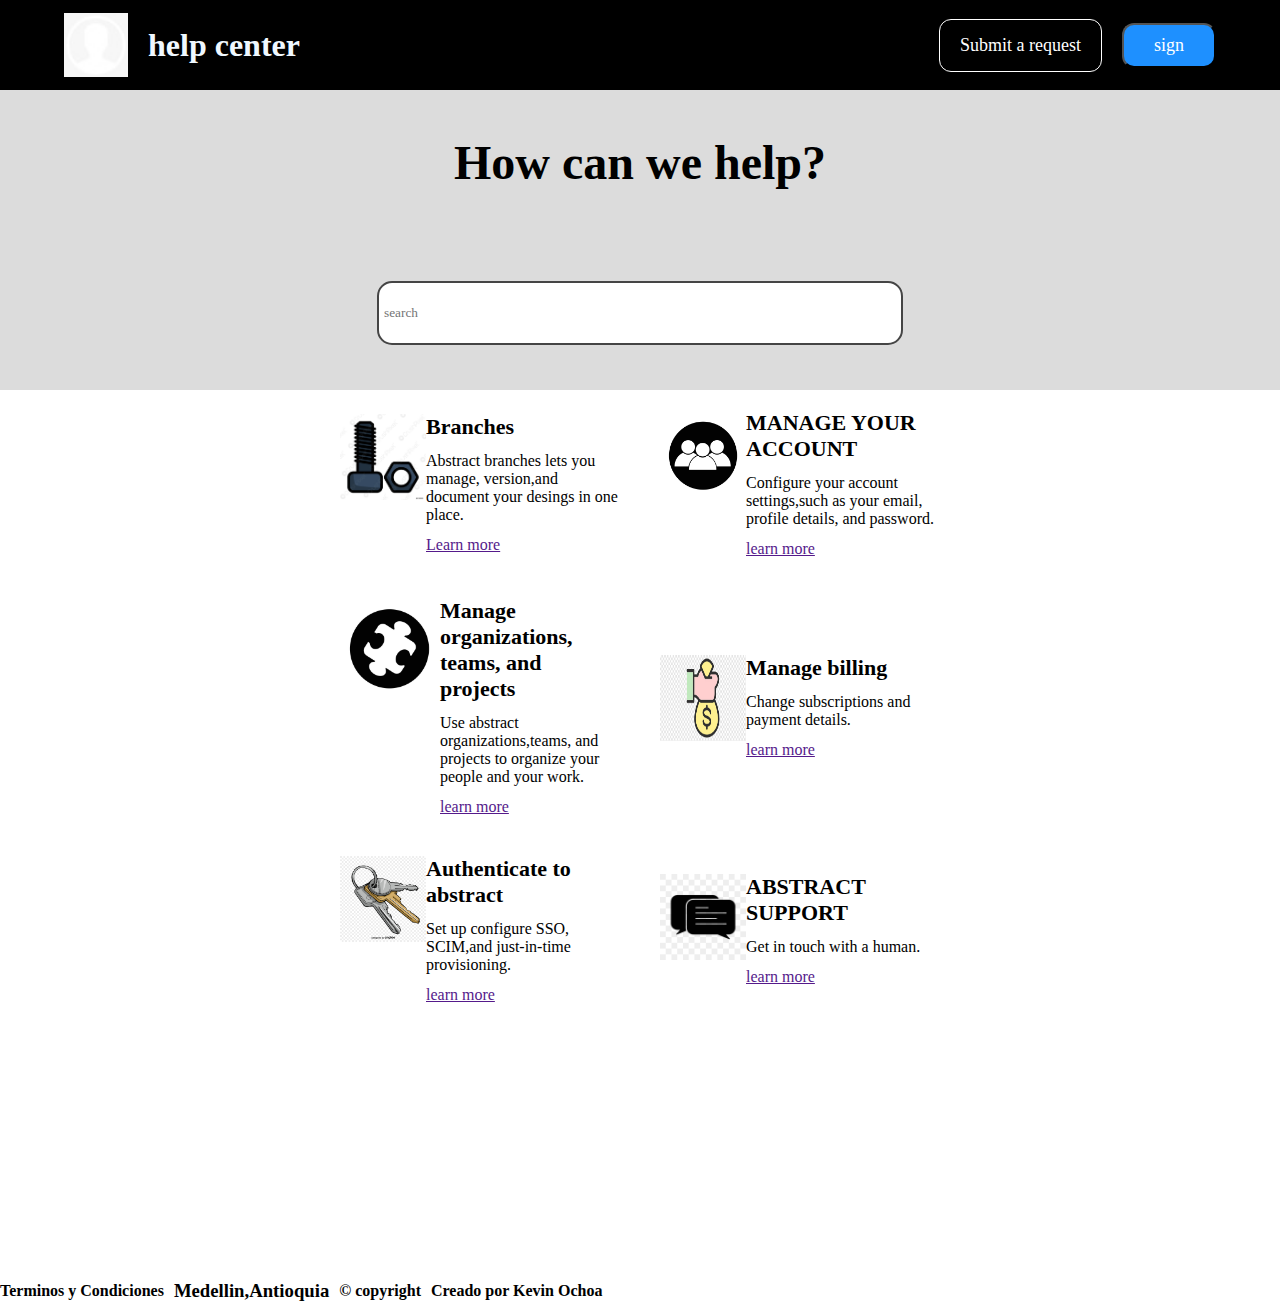
<file: examen/index.html>
<!DOCTYPE html>
<html lang="en">
<head>
    <link rel="preconnect" href="https://fonts.googleapis.com">
    <link rel="preconnect" href="https://fonts.gstatic.com" crossorigin>
    <link href="https://fonts.googleapis.com/css2?family=Oswald&display=swap" rel="stylesheet">
    <meta charset="UTF-8">
    <meta http-equiv="X-UA-Compatible" content="IE=edge">
    <meta name="viewport" content="width=device-width, initial-scale=1.0">
    <link rel="stylesheet" href="style.css">
    <title>Examen</title>
</head>
<body>
    
    <header>
        <nav>
            <div class="uno">
                <img width="64" height="64" src="iconos/user-icon.jpg" alt="impossible-shapes"/>
                <h1 class="help"> help center</h1>
            </div>
            <div class="uno">
                <button class="submit">Submit a request</button>
                <button class="sign-in">sign</button>
            </div>
        </nav>
    </header>
    <main>
        <section class="buscar">
            <h1 class="buscatext">How can we help?</h1>
            <input type="text" class="buscainput" placeholder="search">
        </section>
        <section class="grid">
            <div class="grid-item">
                <img class="img-item" width="86" height="86" src="iconos/tuerca.jpg" alt=""/>
                <div class="info-item">
                    <h2 class="name">Branches</h2>
                    <h3 class="description">Abstract branches lets you manage, version,and document your desings in one place.</h3>
                    <a href="" class="leer-mas">Learn more</a>
                </div>
            </div>
            <div class="grid-item">
                <img class="img-item" width="86" height="86" src="iconos/tree-person.jpg" alt=""/>
                <div class="info-item">
                    <h2 class="name">MANAGE YOUR ACCOUNT</h2>
                    <h3 class="description">Configure your account settings,such as your email, profile details, and password.</h3>
                    <a href="" class="leer-mas">learn more</a>
                </div>
            </div>
            <div class="grid-item">
                <img class="img-item" width="100" height="100" src="iconos/puzzle.jpg" alt=""/>
                <div class="info-item">
                    <h2 class="name">Manage organizations, teams, and projects</h2>
                    <h3 class="description">Use abstract organizations,teams, and projects to organize your people and your work.</h3>
                    <a href="" class="leer-mas">learn more</a>
                </div>
            </div>
            <div class="grid-item">
                <img class="img-item" width="86" height="86" src="iconos/transparent-money-bag.jpg" alt=""/>
                <div class="info-item">
                    <h2 class="name">Manage billing</h2>
                    <h3 class="description">Change subscriptions and payment details.</h3>
                    <a href=""class="leer-mas">learn more</a>
                </div>
            </div>
            <div class="grid-item">
                <img class="img-item" width="86" height="86" src="iconos/llaves.jpg" alt=""/>
                <div class="info-item">
                    <h2 class="name">Authenticate to abstract</h2>
                    <h3 class="description">Set up configure SSO, SCIM,and just-in-time provisioning.</h3>
                    <a href="" class="leer-mas">learn more</a>
                </div>
            </div>
            <div class="grid-item">
                <img class="img-item" width="86" height="86" src="iconos/tree-vector-message.jpg" alt=""/>
                <div class="info-item">
                    <h2 class="name">ABSTRACT SUPPORT</h2>
                    <h3 class="description">Get in touch with a human.</h3>
                    <a href="" class="leer-mas">learn more</a>
                </div>
            </div>
        </section>
    </main>
    <footer>
        <h4 class="ocho">Terminos y Condiciones</h4>
        <h3 class="cinco"> Medellin,Antioquia</h3>
        <h4 class="seis">© copyright</h4>
        <h4 class="siete"> Creado por Kevin Ochoa</h4>
    </footer>
</body>
</html>
</file>
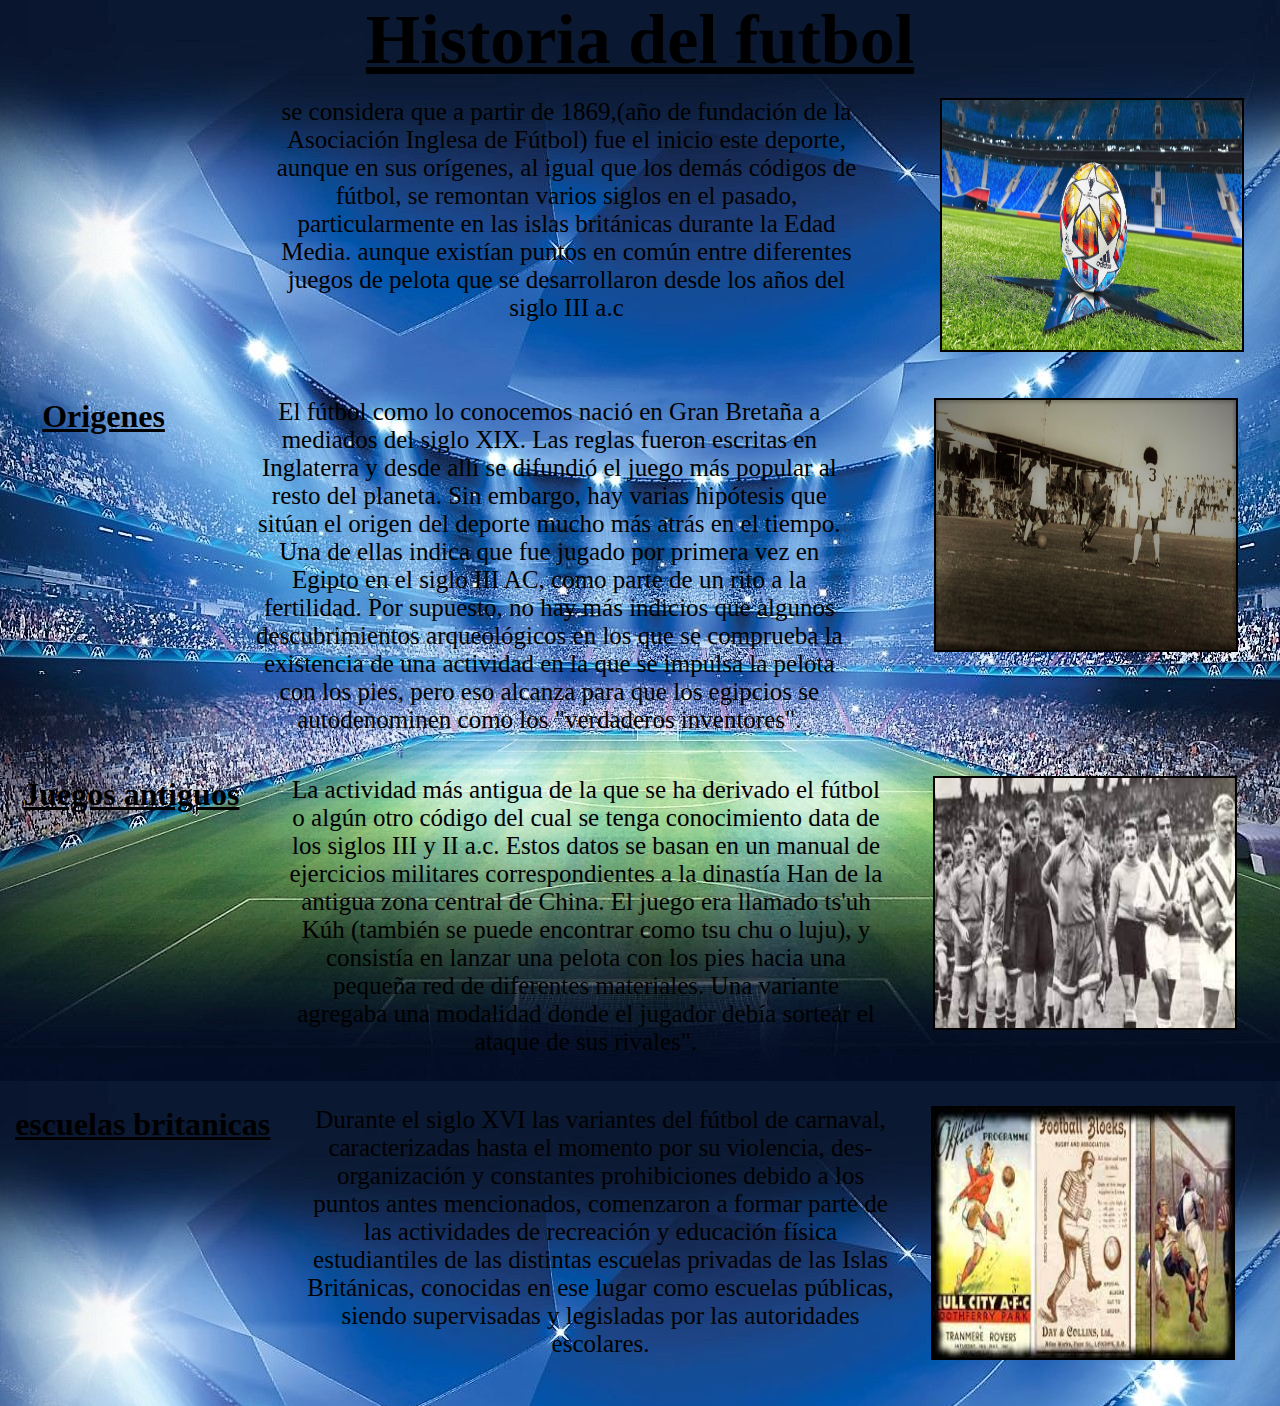
<file: programacion web/enciclopedia/index.html>
<!DOCTYPE html>
<html lang="en">

<head>
  <link rel="stylesheet" href="style.css">
  <meta charset="UTF-8">
  <meta http-equiv="X-UA-Compatible" content="IE=edge">
  <meta name="viewport" content="width=device-width, initial-scale=1.0">
  <title>Enciclopedia</title>
</head>

<body>
  <div class="contenedor-principal">
    <u>
      <h1 class="uno">Historia del futbol</h1>
    </u>
    <br>
    <div class="principal">
      <p class="texto">se considera que a partir de 1869,(año de fundación de la Asociación Inglesa de Fútbol) fue el
        inicio este deporte, aunque en sus orígenes, al igual que los demás códigos de fútbol, se remontan varios
        siglos en el pasado, particularmente en las islas británicas durante la Edad Media. aunque existían puntos en
        común entre diferentes juegos de pelota que se desarrollaron desde los años del siglo III a.c</p>
      <img class="foto" src="images/champions-balon.jpeg" alt="">
    </div>
  </div>

  <div class="origenes">
    <u>
      <h1>Origenes</h1>
    </u>
    <p class="texto">El fútbol como lo conocemos nació en Gran Bretaña a mediados del siglo XIX. Las reglas fueron
      escritas en Inglaterra y desde allí se difundió el juego más popular al resto del planeta. Sin embargo, hay
      varias hipótesis que sitúan el origen del deporte mucho más atrás en el tiempo. Una de ellas indica que fue
      jugado por primera vez en Egipto en el siglo III AC, como parte de un rito a la fertilidad. Por supuesto, no
      hay más indicios que algunos descubrimientos arqueológicos en los que se comprueba la existencia de una
      actividad en la que se impulsa la pelota con los pies, pero eso alcanza para que los egipcios se
      autodenominen como los "verdaderos inventores".</p>
    <img class="foto" src="images/futbol antiguo.jpg" alt="">
  </div>

  <br>

  <div class="Juegos-antiguos">
    <u>
      <h1>Juegos antiguos</h1>
    </u>
    <p class="texto">La actividad más antigua de la que se ha derivado el fútbol o algún otro código del cual
      se
      tenga conocimiento data de los siglos III y II a.c. Estos datos se basan en un manual de ejercicios
      militares correspondientes a la dinastía Han de la antigua zona central de China. El juego era llamado
      ts'uh
      Kúh (también se puede encontrar como tsu chu o luju), y consistía en lanzar una pelota con los pies
      hacia
      una pequeña red de diferentes materiales. Una variante agregaba una modalidad donde el jugador debía
      sortear
      el ataque de sus rivales".</p>
    <img class="foto" src="images/tri.jpg" alt="">
  </div>
  <div class="escuelas-britanicas">
    <u>
      <h1>escuelas britanicas</h1>
    </u>
    <p class="texto">Durante el siglo XVI las variantes del fútbol de carnaval, caracterizadas hasta el
      momento
      por su violencia, des-organización y constantes prohibiciones debido a los puntos antes mencionados,
      comenzaron a formar parte de las actividades de recreación y educación física estudiantiles de las
      distintas
      escuelas privadas de las Islas Británicas, conocidas en ese lugar como escuelas públicas, siendo
      supervisadas y legisladas por las autoridades escolares.</p>
    <img class="foto" src="images/futebal.jpg" alt="">
  </div>

  </div>
</body>

</html>
</file>
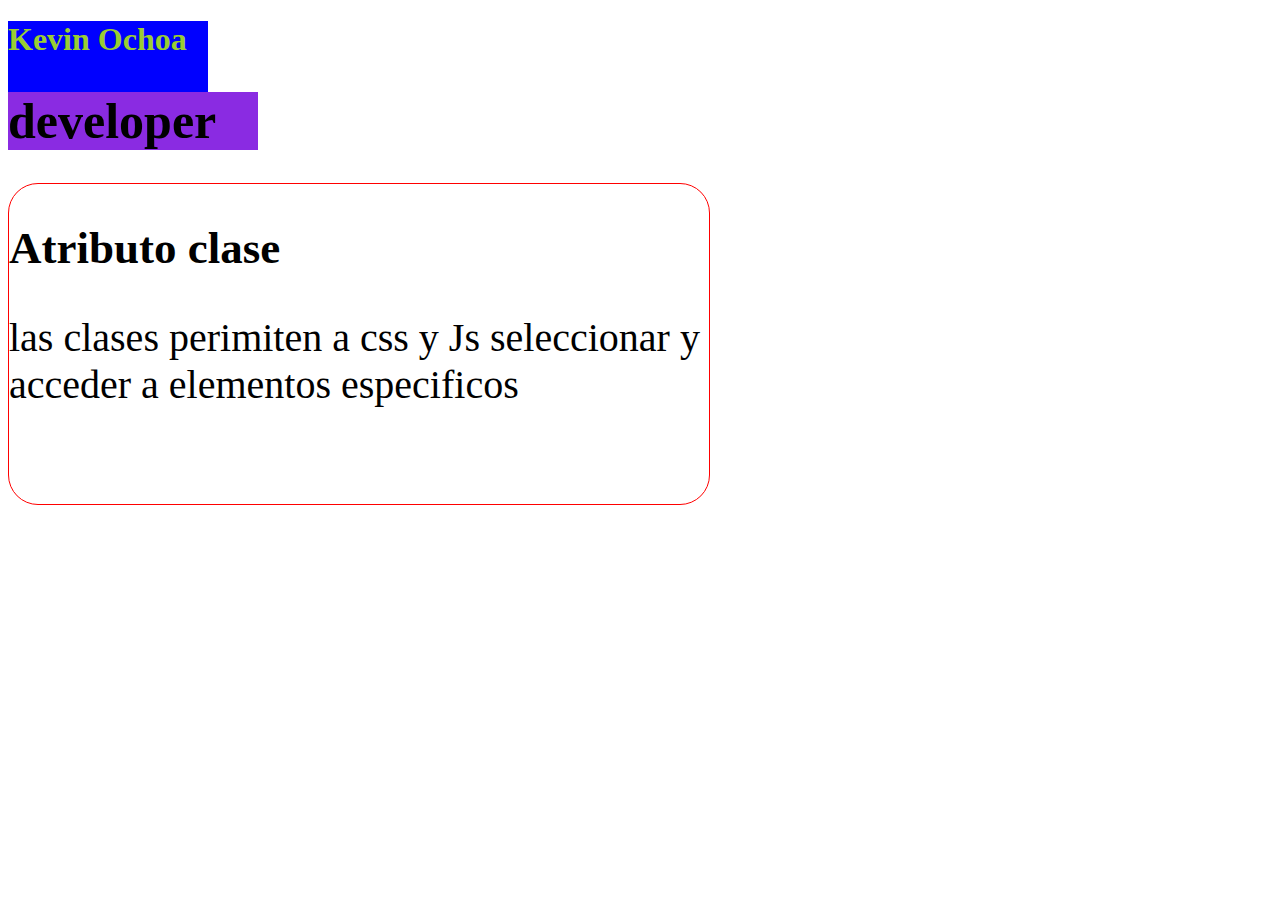
<file: programacion web/index clase 1/index.html>
<!DOCTYPE html>
<html lang="en">
<head>
    <link rel="stylesheet" href="style index.css">
    <meta charset="UTF-8">
    <meta http-equiv="X-UA-Compatible" content="IE=edge">
    <meta name="viewport" content="width=device-width, initial-scale=1.0">
    <title>guia HTML</title>
</head>
<body>
    <div class="contenedor-principal">
        <div class="mi-nombre">
            <h1 class="nombre">Kevin Ochoa</h1>
            <h1 class="profesion">developer</h1>
        </div>
    </div>
    <div class="explicacion-de-la-clase">
        <h2 class="titulo-clase">Atributo clase</h2>
        <p>las clases perimiten a css y Js seleccionar y acceder a elementos especificos</p>
    </div>
</body>
</html>
</file>
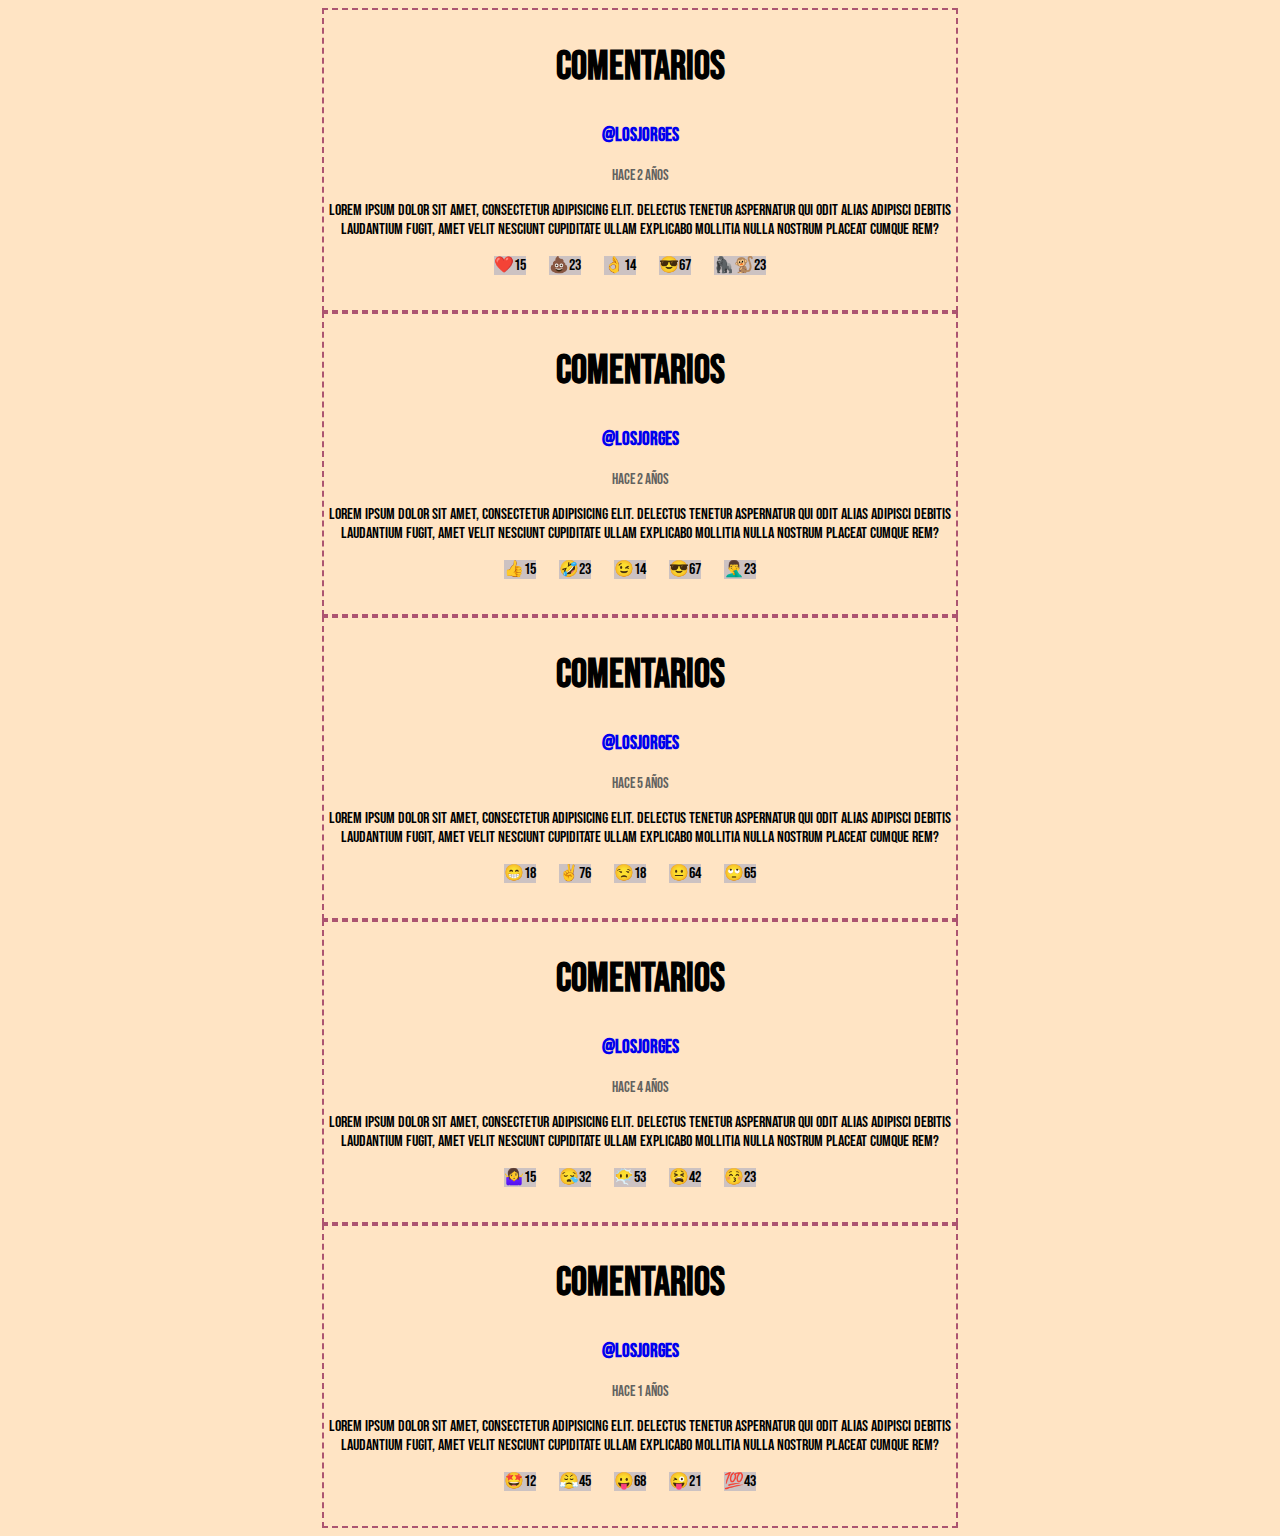
<file: programacion web/cuenta banc,coment,paleta/ejercicio-2.html>
<!DOCTYPE html>
<html lang="en">

<head>
    <!-- FUENTE -->
    <link rel="preconnect" href="https://fonts.googleapis.com">
    <link rel="preconnect" href="https://fonts.gstatic.com" crossorigin>
    <link href="https://fonts.googleapis.com/css2?family=Bebas+Neue&family=Castoro+Titling&display=swap"
        rel="stylesheet">
    <meta charset="UTF-8">
    <meta http-equiv="X-UA-Compatible" content="IE=edge">
    <meta name="viewport" content="width=device-width, initial-scale=1.0">
    <link rel="stylesheet" href="css/style-ejecicio.css">
    <title>Document</title>
</head>

<body>
    <div class="principal">
        <div class="comentario">
            <h2 class="titulo">comentarios</h2>
            <h3 class="usuario"><a href="#">@losjorges</a></h3>
            <p class="anios">hace 2 años</p>
            <p>Lorem ipsum dolor sit amet, consectetur adipisicing elit. Delectus tenetur aspernatur qui odit alias
                adipisci
                debitis laudantium fugit, amet velit nesciunt cupiditate ullam explicabo mollitia nulla nostrum placeat
                cumque rem?</p>
            <span>❤️15</span>
            <span>💩23</span>
            <span>👌14</span>
            <span>😎67</span>
            <span>🦍🐒23</span>
        </div>
        <div class="comentario">
            <h2 class="titulo">comentarios</h2>
            <h3 class="usuario"><a href="#">@losjorges</a></h3>
            <p class="anios">hace 2 años</p>
            <p>Lorem ipsum dolor sit amet, consectetur adipisicing elit. Delectus tenetur aspernatur qui odit alias
                adipisci
                debitis laudantium fugit, amet velit nesciunt cupiditate ullam explicabo mollitia nulla nostrum placeat
                cumque rem?</p>
            <span>👍15</span>
            <span>🤣23</span>
            <span>😉14</span>
            <span>😎67</span>
            <span>🤦‍♂️23</span>
        </div>
        <div class="comentario">
            <h2 class="titulo">comentarios</h2>
            <h3 class="usuario"><a href="#">@losjorges</a></h3>
            <p class="anios">hace 5 años</p>
            <p>Lorem ipsum dolor sit amet, consectetur adipisicing elit. Delectus tenetur aspernatur qui odit alias
                adipisci
                debitis laudantium fugit, amet velit nesciunt cupiditate ullam explicabo mollitia nulla nostrum placeat
                cumque rem?</p>
            <span>😁18</span>
            <span>✌️76</span>
            <span>😒18</span>
            <span>😐64</span>
            <span>🙄65</span>
        </div>
        <div class="comentario">
            <h2 class="titulo">comentarios</h2>
            <h3 class="usuario"><a href="#">@losjorges</a></h3>
            <p class="anios">hace 4 años</p>
            <p>Lorem ipsum dolor sit amet, consectetur adipisicing elit. Delectus tenetur aspernatur qui odit alias
                adipisci
                debitis laudantium fugit, amet velit nesciunt cupiditate ullam explicabo mollitia nulla nostrum placeat
                cumque rem?</p>
            <span>🤷‍♀️15</span>
            <span>😪32</span>
            <span>😶‍🌫️53</span>
            <span>😫42</span>
            <span>😚23</span>
        </div>
        <div class="comentario">
            <h2 class="titulo">comentarios</h2>
            <h3 class="usuario"><a href="#">@losjorges</a></h3>
            <p class="anios">hace 1 años</p>
            <p>Lorem ipsum dolor sit amet, consectetur adipisicing elit. Delectus tenetur aspernatur qui odit alias
                adipisci
                debitis laudantium fugit, amet velit nesciunt cupiditate ullam explicabo mollitia nulla nostrum placeat
                cumque rem?</p>
            <span>🤩12</span>
            <span>😤45</span>
            <span>😛68</span>
            <span>😜21</span>
            <span>💯43</span>
        </div>
    </div>
</body>

</html>
</file>
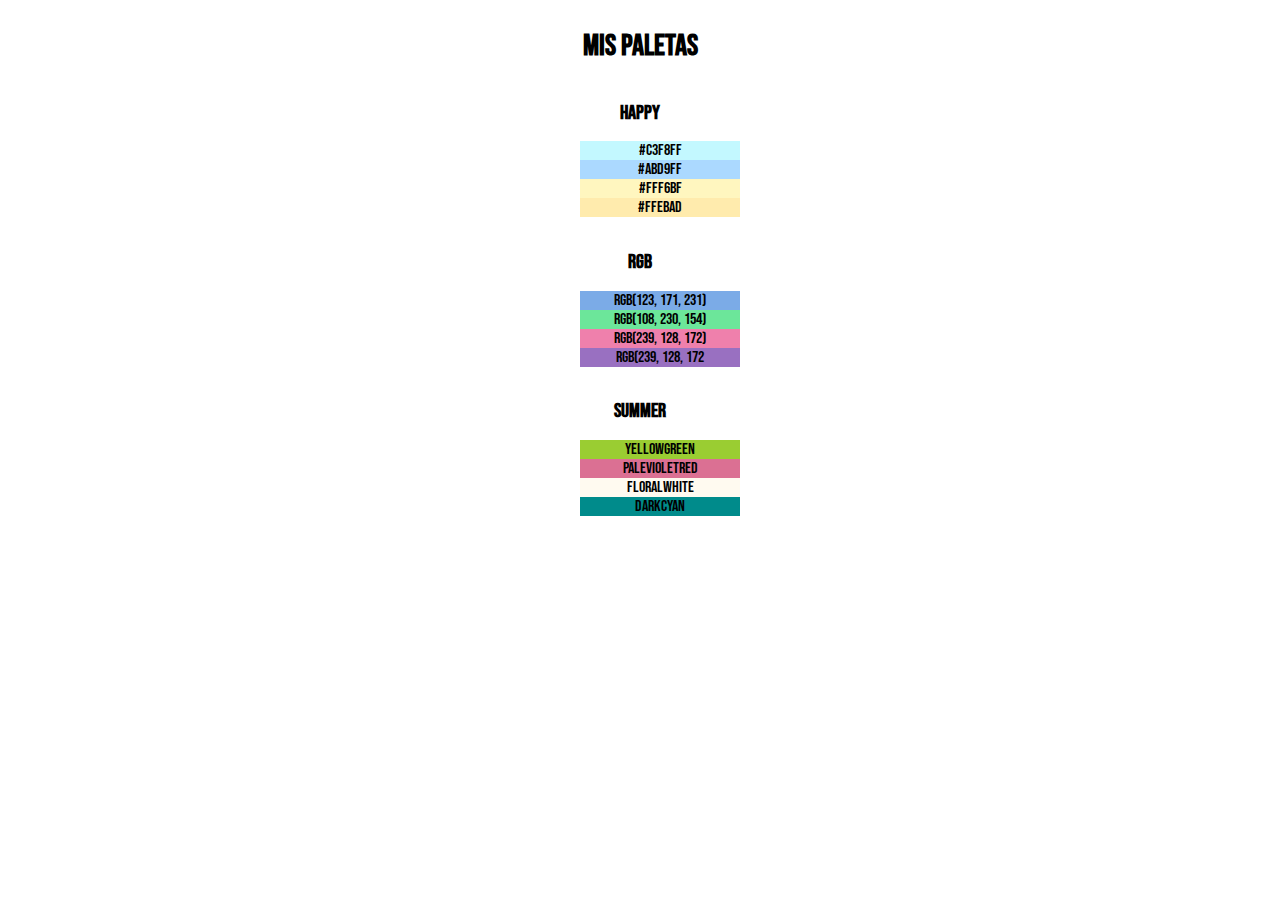
<file: programacion web/cuenta banc,coment,paleta/ejercicio-paleta.html>
<!DOCTYPE html>
<html lang="en">

<head>
    <link rel="preconnect" href="https://fonts.googleapis.com">
    <link rel="preconnect" href="https://fonts.gstatic.com" crossorigin>
    <link href="https://fonts.googleapis.com/css2?family=Bebas+Neue&family=Castoro+Titling&display=swap"
        rel="stylesheet">
    <meta charset="UTF-8">
    <meta http-equiv="X-UA-Compatible" content="IE=edge">
    <meta name="viewport" content="width=device-width, initial-scale=1.0">
    <link rel="stylesheet" href="css/style-ejercicio-paleta.css">
    <title>Document</title>
</head>

<body>

    <div class="principal">
        <h1>Mis Paletas</h1>
        <div class="mi-paleta">
            <h2>happy</h2>
            <ul>
                <li class="paleta1">#C3F8FF</li>
                <li class="paleta2">#ABD9FF</li>
                <li class="paleta3">#FFF6BF</li>
                <li class="paleta4">#FFEBAD</li>
            </ul>
        </div>
        <div class="mi-paleta">
            <h2>RGB</h2>
            <ul>
                <li class="paleta1-1">rgb(123, 171, 231)</li>
                <li class="paleta2-1">rgb(108, 230, 154)</li>
                <li class="paleta3-1">rgb(239, 128, 172)</li>
                <li class="paleta4-1">rgb(239, 128, 172</li>
            </ul>
        </div>
        <div class="mi-paleta">
            <h2>summer</h2>
            <ul>
                <li class="paleta1-2">yellowgreen</li>
                <li class="paleta2-2">palevioletred</li>
                <li class="paleta3-2">floralwhite</li>
                <li class="paleta4-2">darkcyan</li>
            </ul>
        </div>
    </div>

</body>

</html>
</file>
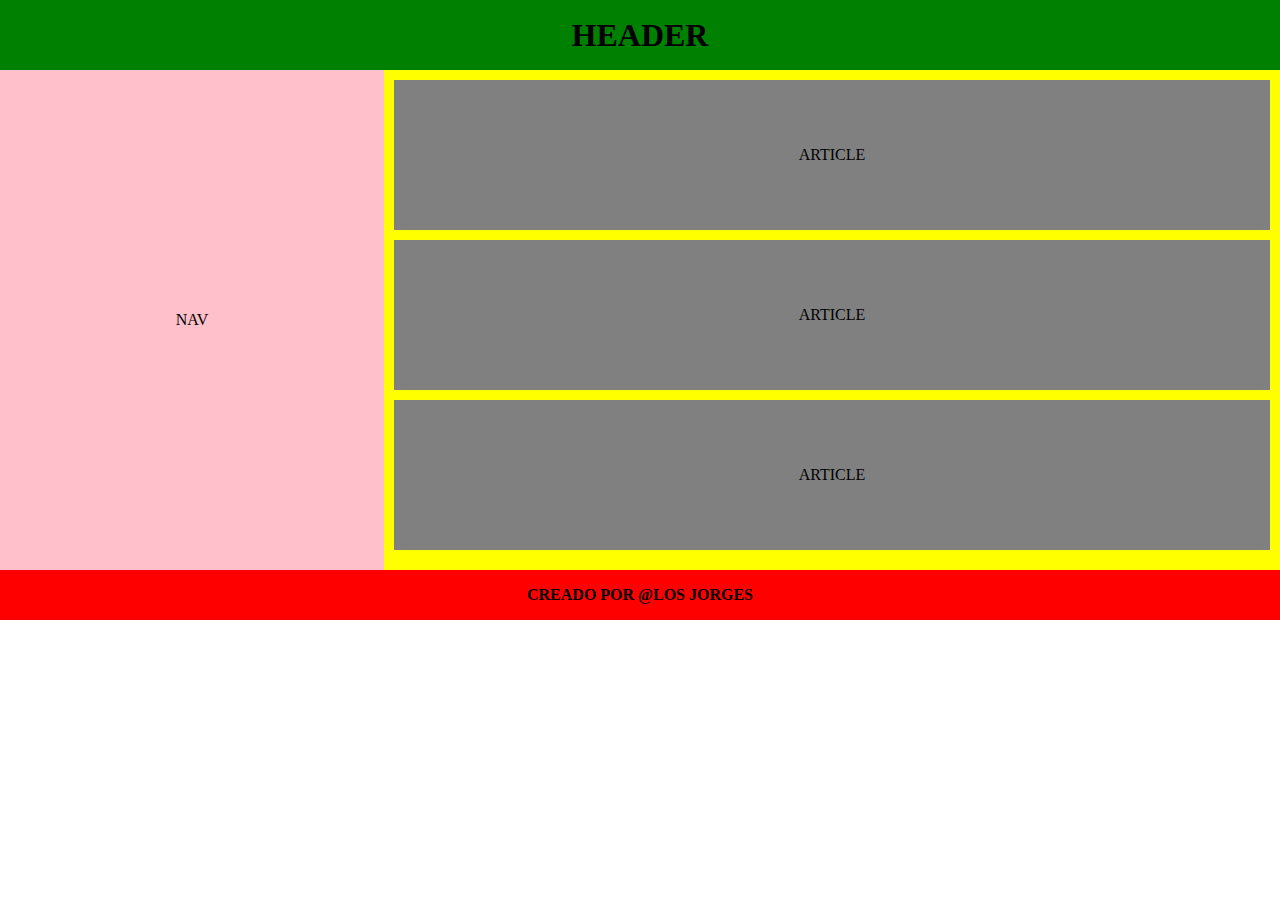
<file: programacion web/html semantico/semantico.html>
<!DOCTYPE html>
<html lang="en">
<head>
    <meta charset="UTF-8">
    <meta http-equiv="X-UA-Compatible" content="IE=edge">
    <meta name="viewport" content="width=device-width, initial-scale=1.0">
    <title>html semantico</title>
    <link rel="stylesheet" href="style semantico.css">
</head>
<body>
    <header><h1>HEADER</h1></header>
    <section>
        <nav>NAV</nav>
        <main>
            <article>ARTICLE</article>
            <article>ARTICLE</article>
            <article>ARTICLE</article>
        </main>
    </section>

    <FOOter>
        <P><STrong>CREADO POR @LOS JORGES</STrong></P>
    </FOOter>
    
</body>
</html>
</file>
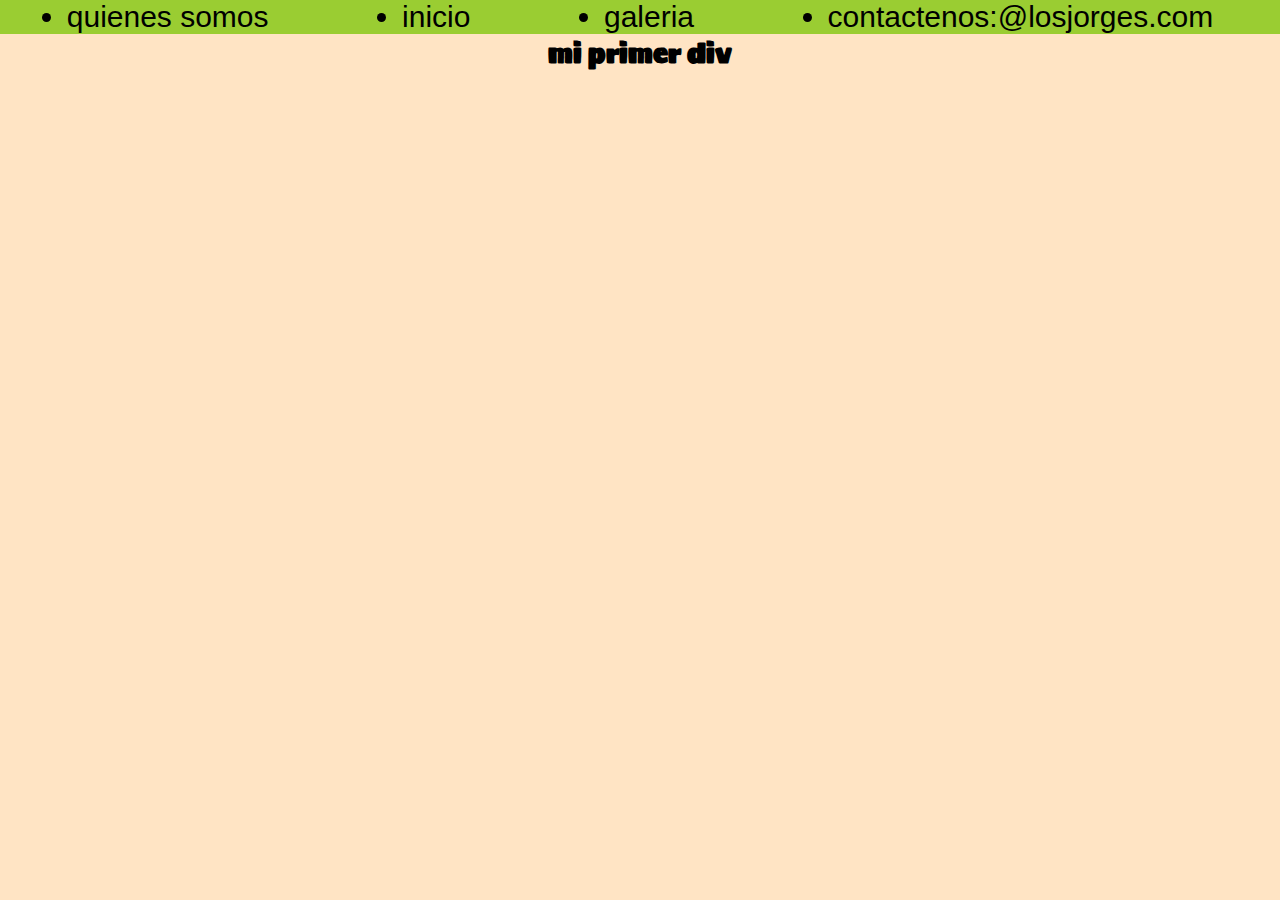
<file: programacion web/mi primer div/clase renata.html>
<!DOCTYPE html>
<html lang="en">
<head>
    <meta charset="UTF-8">
    <meta http-equiv="X-UA-Compatible" content="IE=edge">
    <meta name="viewport" content="width=device-width, initial-scale=1.0">
    <link rel="stylesheet" href="style renata.css">
    <link rel="preconnect" href="https://fonts.googleapis.com">
<link rel="preconnect" href="https://fonts.gstatic.com" crossorigin>
<link href="https://fonts.googleapis.com/css2?family=Sigmar&display=swap" rel="stylesheet">
    <title>los Jorges</title>
</head>
<body>
    <!--etiqueta de navegacion,en la cual se pueden encontrar mas elementos-->
    <nav class="navegador">
        <li class="item">quienes somos</li>
        <li class="item">inicio</li>
        <li class="item">galeria</li>
        <li class="item">contactenos:@losjorges.com</li>
    </nav>
    <div class="contenedor">
        <h1 class="titulo">mi primer div</h1>
    </div>

    <footer>
        
    </footer>
    
</body>
</html>
</file>
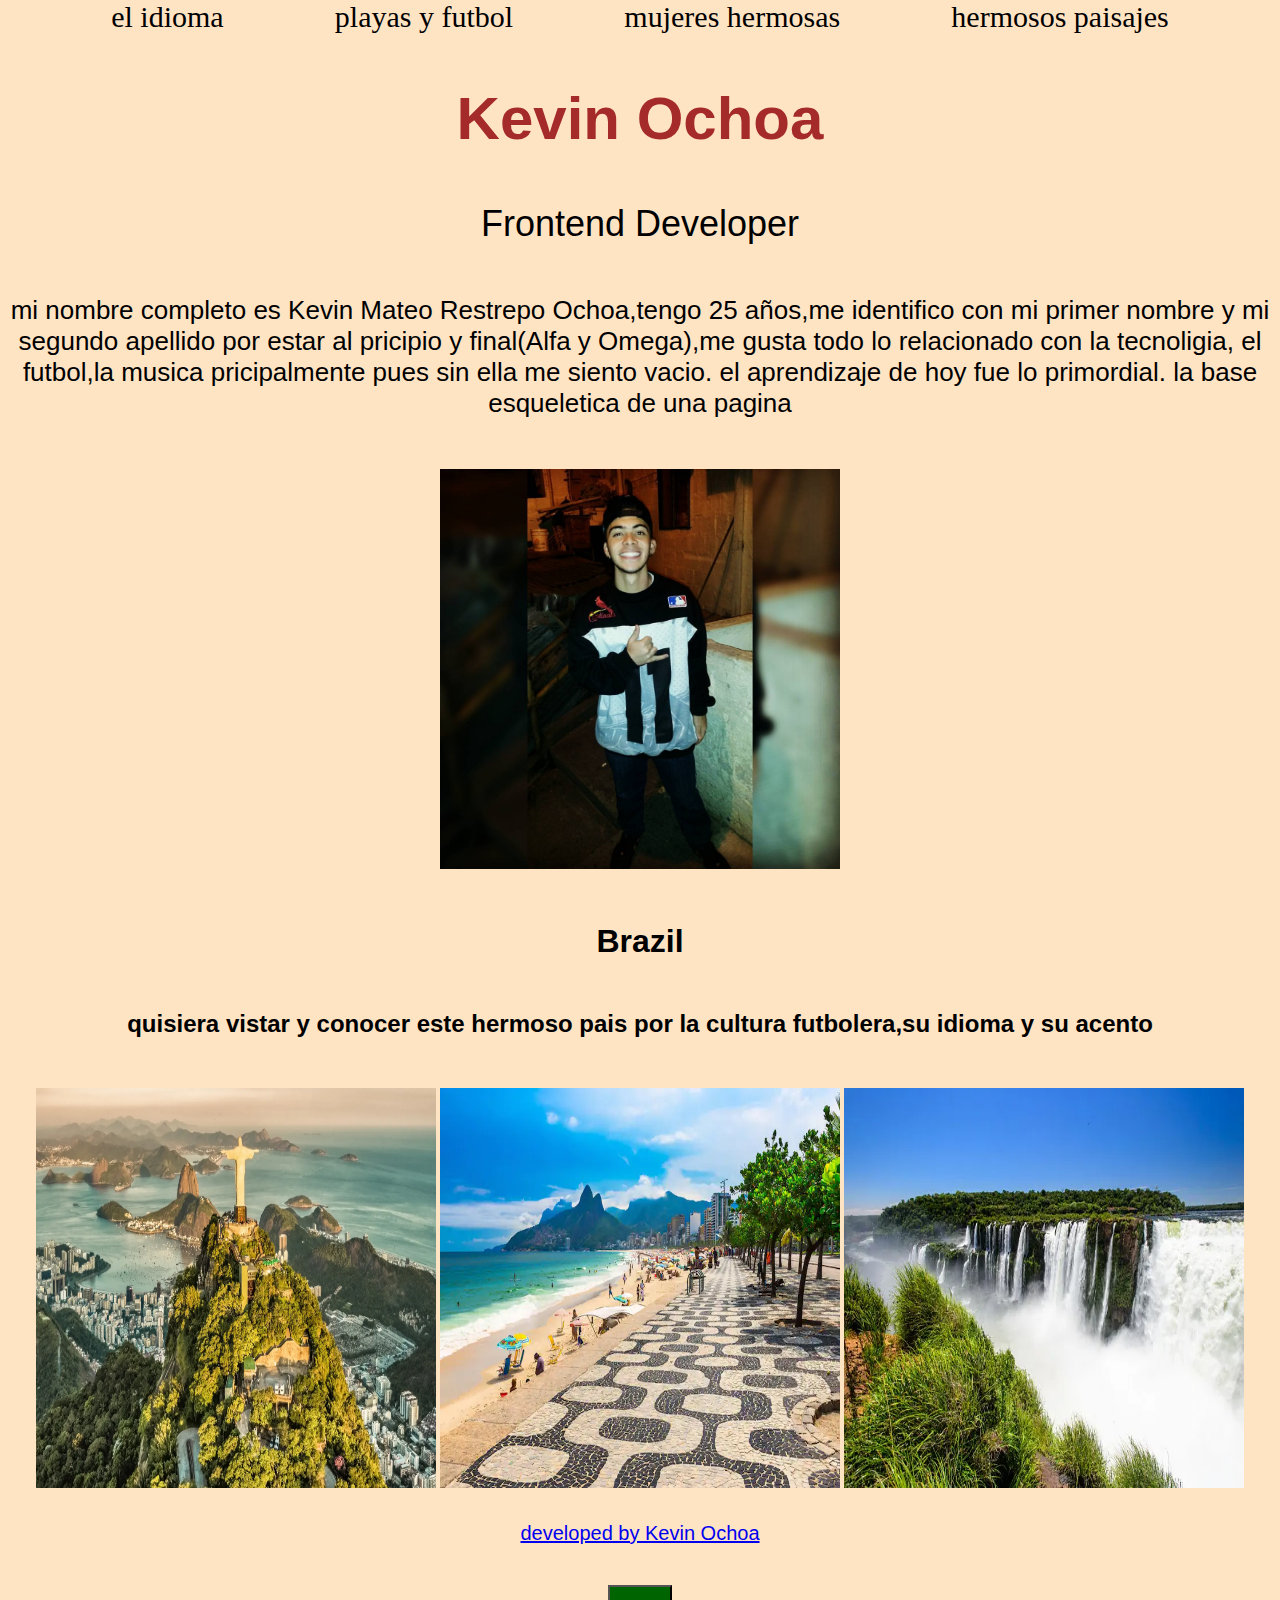
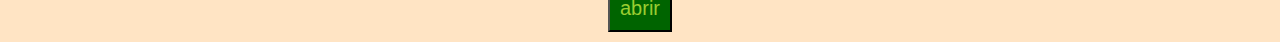
<file: programacion web/presentacion personal/presentacion.html>
<!DOCTYPE html>
<html lang="en">
<head>
    <link rel="stylesheet" href="style.css">
    <meta charset="UTF-8">
    <meta http-equiv="X-UA-Compatible" content="IE=edge">
    <meta name="viewport" content="width=device-width, initial-scale=1.0">
    <title>Brazil</title>
</head>
<body>

    <nav class="lista">
        <li>el idioma</li>
        <li>playas y futbol</li>
        <li>mujeres hermosas</li>
        <li>hermosos paisajes</li>
    </nav>

    <div class="mi-presentacion">
        <div class="nombre">
            <h1 class="texto-nombre">Kevin Ochoa</h1>
            <p class="profesion">Frontend Developer</p>
        </div>

        <div class="presentacion">
        <p class="info">mi nombre completo es Kevin Mateo Restrepo Ochoa,tengo 25 años,me identifico con mi primer nombre
            y mi segundo apellido por estar al pricipio y final(Alfa y Omega),me gusta todo lo relacionado con la tecnoligia,
            el futbol,la musica pricipalmente pues sin ella me siento vacio.
            el aprendizaje de hoy fue lo primordial. la base esqueletica de una pagina
        </p>
        <img class="me" src="images/kevin.jpg" alt="">
        </div>

      <div class="pais">
        <h1 class="brazil">Brazil</h1>
        <h2>quisiera vistar y conocer este hermoso pais por la cultura futbolera,su idioma y su acento</h2>
        <div class="img-brazil">
            <img class="imagenes" src="images/rio.webp" alt="">
            <img class="imagenes" src="images/rio playa.webp" alt="">
            <img class="imagenes" src="images/iguazu.jpg" alt="">
        </div>
      </div>

      <footer><a href="https://www.youtube.com/watch?v=jAylsu_Vf1M">developed by Kevin Ochoa</a></footer>
      <div class="boton">
        <button class="boton" onclick="pruebaAbrir()">
            abrir
        </button>

      </div>
      




    </div>
    





<script src="prueba.js"></script>
    <script></script>
</body>
</html>
</file>
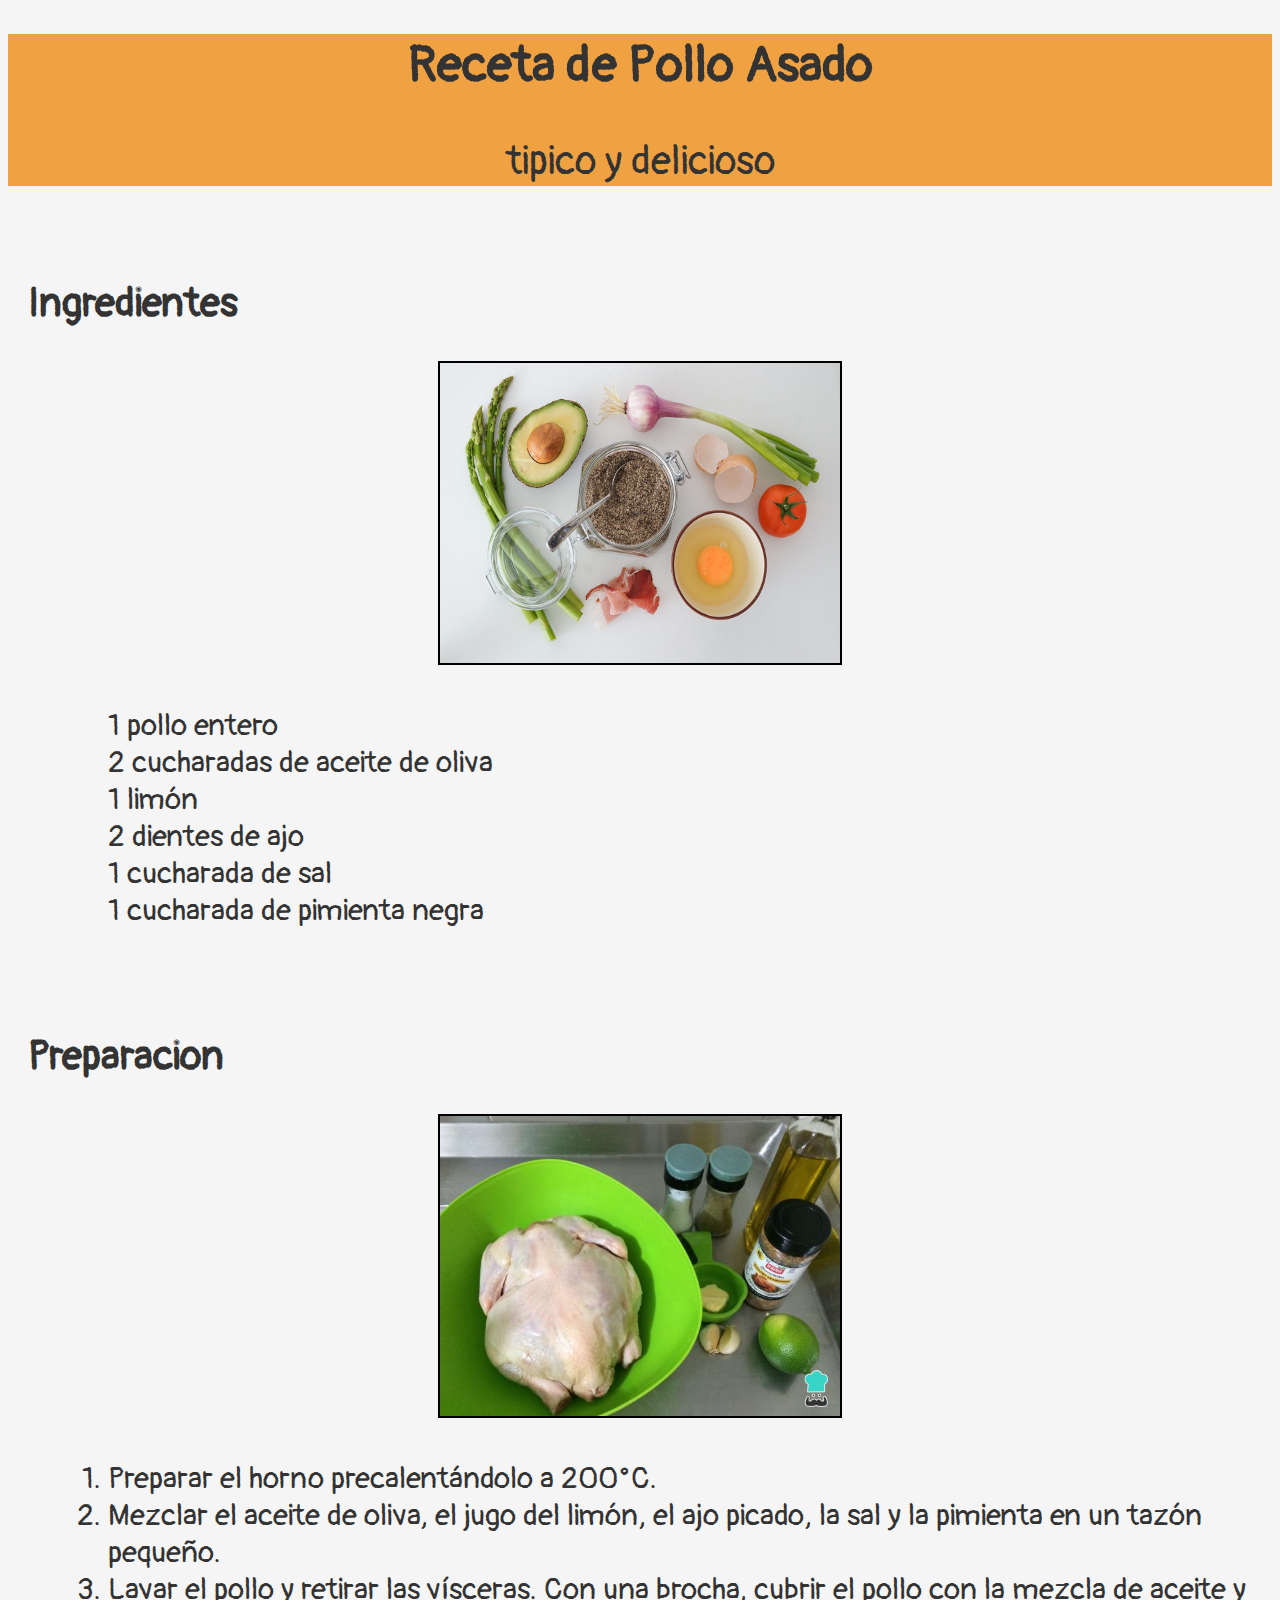
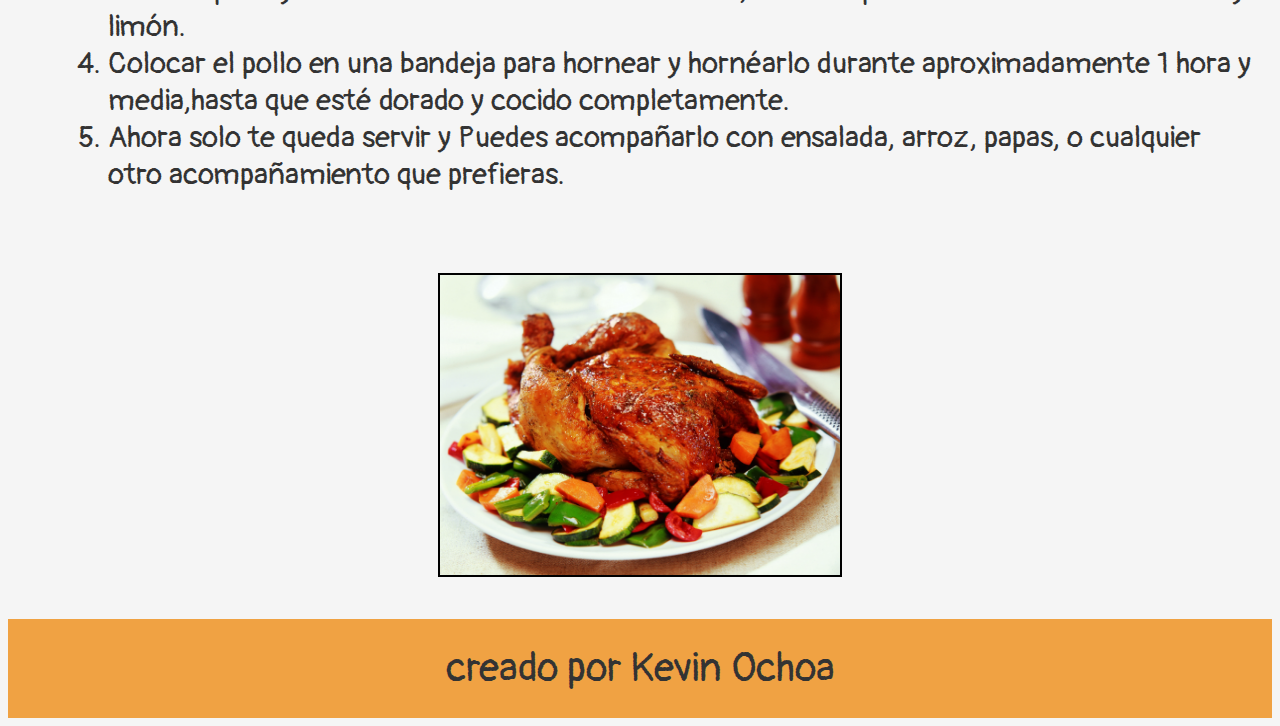
<file: programacion web/receta/pollito.html>
<!DOCTYPE html>
<html>

<head>
    <meta charset="utf-8">
    <title>Receta de Pollo Asado</title>
    <link href="style.css" rel="stylesheet">
    <link rel="preconnect" href="https://fonts.googleapis.com">
    <link rel="preconnect" href="https://fonts.gstatic.com" crossorigin>
    <link href="https://fonts.googleapis.com/css2?family=Pangolin&display=swap" rel="stylesheet">
</head>

<body>
    <header>
        <h1>Receta de Pollo Asado</h1>
        <p>tipico y delicioso</p>
    </header>

    <div class="ingredientes">
        <h2>Ingredientes</h2>
        <div class="imagenes">
            <img class="ingredientes1" src="images/ingredientes.jpg" alt="Pollo Asado" width="400" height="300">
        </div>
        <ul>
            <li>1 pollo entero</li>
            <li>2 cucharadas de aceite de oliva</li>
            <li>1 limón</li>
            <li>2 dientes de ajo</li>
            <li>1 cucharada de sal</li>
            <li>1 cucharada de pimienta negra</li>
        </ul>
    </div>

    <div class="procedimiento">
        <h2>Preparacion</h2>
        <div class="imagenes">
            <img class="preparacion" src="images/procedimiento.jpg" alt="Pollo Asado" width="400" height="300">
        </div>
        <ol>
            <li>Preparar el horno precalentándolo a 200°C.</li>
            <li>Mezclar el aceite de oliva, el jugo del limón, el ajo picado, la sal y la pimienta en un tazón pequeño.
            </li>
            <li>Lavar el pollo y retirar las vísceras. Con una brocha, cubrir el pollo con la mezcla de aceite y limón.
            </li>
            <li>Colocar el pollo en una bandeja para hornear y hornéarlo durante aproximadamente 1 hora y media,hasta
                que esté dorado y cocido completamente.</li>
            <li> Ahora solo te queda servir y Puedes acompañarlo con ensalada, arroz, papas, o cualquier otro
                acompañamiento
                que prefieras.</li>
        </ol>
    </div>

    <div class="imagenes">
        <img class="pollo-asado" src="images/pollo asado.webp" alt="Pollo Asado" width="400" height="300">
    </div>

    <footer>creado por Kevin Ochoa</footer>
</body>

</html>
</file>
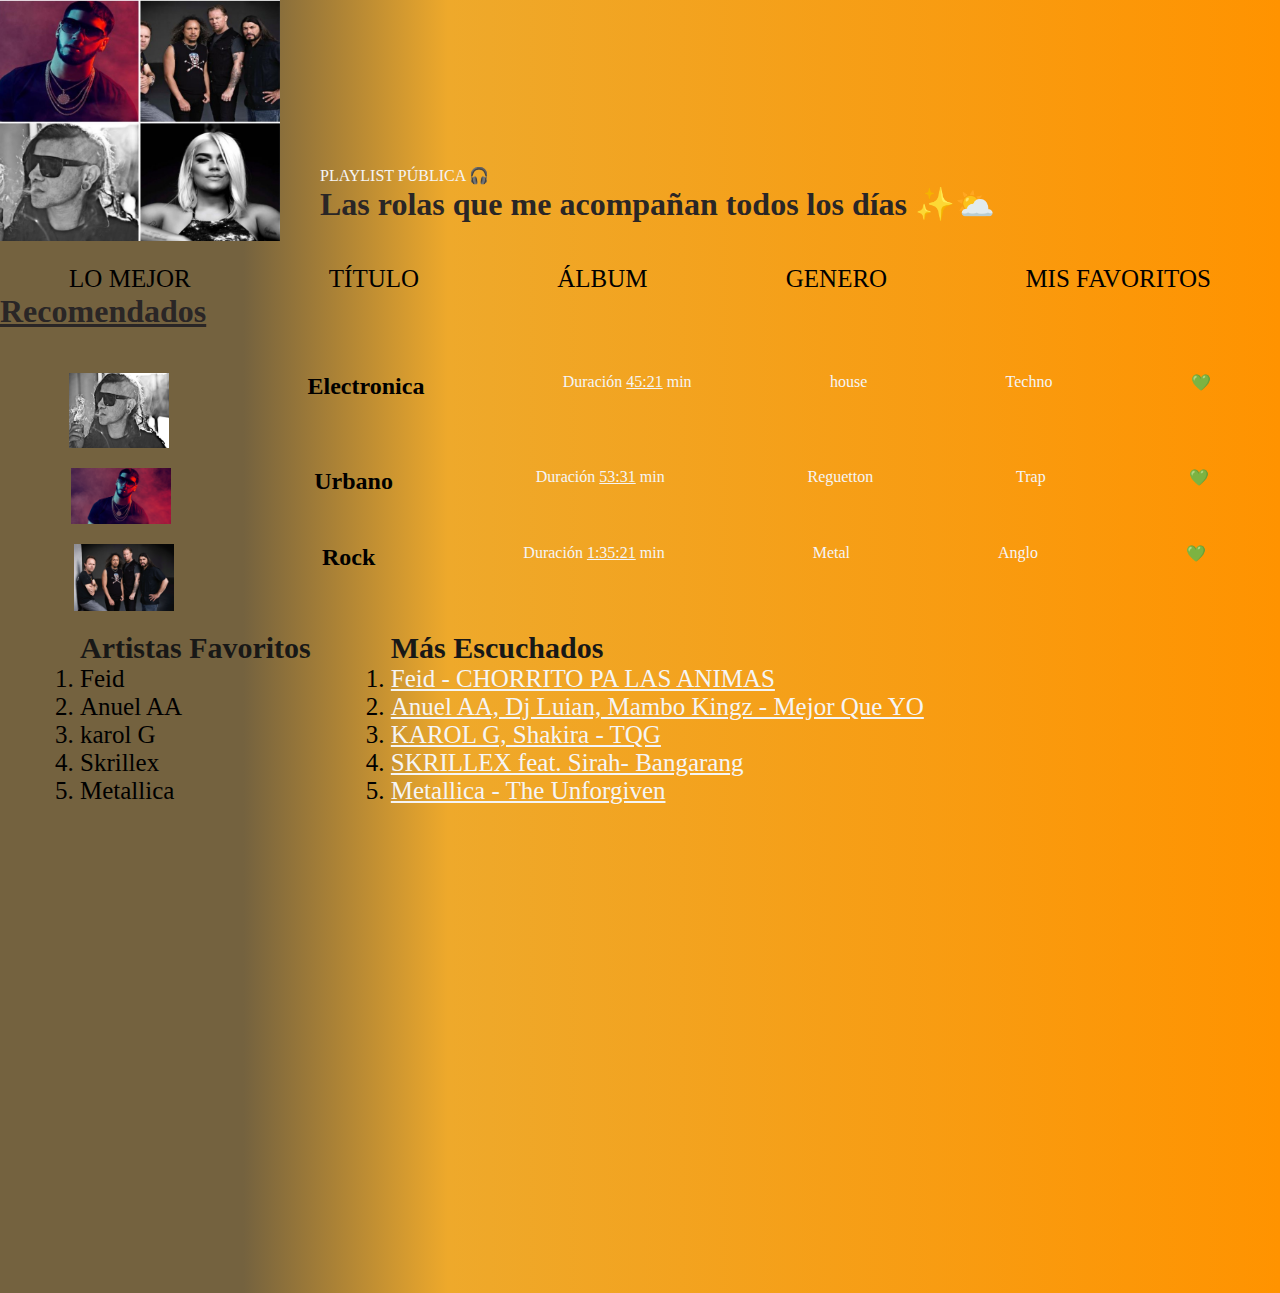
<file: programacion web/spotify/spotify.html>
<!DOCTYPE html>
<html lang="en">
<head>
    <meta charset="UTF-8">
    <meta http-equiv="X-UA-Compatible" content="IE=edge">
    <meta name="viewport" content="width=device-width, initial-scale=1.0">
    <link rel="stylesheet" href="style-spotify.css">
    <title>Spotify</title>
</head>
<body>
    <div class="playlist">
        <div class="nombre-playlist">
            <!--Img de la playlist-->
            <div class="imagen-lista">
                <img src="images/anuel2blea.jpg" alt="">
            </div>
            <!--Info de la playlist-->
            <div class="info-playlist">
                <p>PLAYLIST PÚBLICA 🎧</p>
                <h1>Las rolas que me acompañan todos los días ✨⛅</h1>
            </div>
        </div>
    </div>
    <div class="lista-titulos">
        <li>LO MEJOR</li>
        <li>TÍTULO</li>
        <li>ÁLBUM</li>
        <li>GENERO</li>
        <li>MIS FAVORITOS</li>
    </div>
    <div class="principal">
        <h1> <u>Recomendados</u></h1>
        <div class="lista">
            <img src="images/r_640_480_skrillex.jpg" alt="">
            <h2>Electronica</h2>
            <p>Duración <u>45:21</u> min</p>
            <span>
                <p>house</p>
            </span>

            <span>
                <p>Techno</p>
            </span>
            <span>
                <p>💚</p>
            </span>
        </div>
        <div class="lista">
            <img src="images/anuel.jpg" alt="">
            <h2>Urbano</h2>
            <p>Duración <u>53:31</u> min</p>
            <span>
                <p>Reguetton</p>
            </span>
            <span>
                <p>Trap</p>
            </span>
            <span>
                <p>💚</p>
            </span>
        </div>
        <div class="lista">
            <img src="images/metalica.jpg" alt="">
            <h2>Rock</h2>
            <p>Duración <u>1:35:21</u> min</p>
            <span>
                <p>Metal</p>
            </span>
            <span>
                <p>Anglo</p>
            </span>
            <span>
                <p>💚</p>
            </span>
        </div>
        <div class="ola">
            <div class="Canciones">
                <h3>Artistas Favoritos</h3>
                <ol>
                    <li>Feid</li>
                    <li>Anuel AA </li>
                    <li>karol G</li>
                    <li>Skrillex</li>
                    <li>Metallica</li>
                </ol>
            </div>
            <div class="Canciones">
                <h3>Más Escuchados</h3>
                <ol>
                    <li> <a href="https://www.youtube.com/watch?v=jt4XgbfUvpU"> Feid - CHORRITO PA LAS ANIMAS</a></li>
                    <li> <a href="https://www.youtube.com/watch?v=VmRUE1A_Idw"> Anuel AA, Dj Luian, Mambo Kingz - Mejor
                            Que YO </a></li>
                    <li> <a href="https://www.youtube.com/watch?v=jZGpkLElSu8"> KAROL G, Shakira - TQG</a></li>
                    <li> <a href="https://www.youtube.com/watch?v=YJVmu6yttiw"> SKRILLEX feat. Sirah- Bangarang </a></li>
                    <li> <a href="https://www.youtube.com/watch?v=DDGhKS6bSAE"> Metallica - The Unforgiven</a></li>
                </ol>
            </div>
        </div>
    </div>


</body>
</html>

</html>
</file>
<file: examen/style.css>
@import url('https://fonts.googleapis.com/css2?family=Oswald&display=swap');

* {
    padding: 0;
    margin: 0;
    font-family: 'Bebas Neue', sans-serif;
    font-family: 'Castoro Titling', cursive;
}

header {
    background-color: black;
    color: aliceblue;
    height: 10vh;
}

nav {
    padding: 0 5%;
    display: flex;
    justify-content: space-between;
    align-items: center;
    height: 100%;
}

.uno {
    display: flex;
    align-items: center;
}

.help {
    margin-left: 20px;
}

.submit {
    background-color: transparent;
    border-radius: 12px;
    color: #ffff;
    padding: 15px 20px;
    border: 1px solid #ffff;
    cursor: pointer;
    font-size: 18px;
}

.sign-in {
    padding: 10px 30px;
    border-radius: 12px;
    background-color: dodgerblue;
    color: #ffff;
    cursor: pointer;
    font-size: 18px;
    margin-left: 20px;
}

.buscar {
    background-color: gainsboro;
    height: 300px;
    display: flex;
    flex-direction: column;
    align-items: center;
    justify-content: space-around;
}

.buscatext {
    font-size: 48px;

}

.buscainput {
    padding: 5px;
    height: 50px;
    width: 40%;
    border-radius: 15px;
    border: 2px solid #454545;
}

.grid {
    width: 50vw;
    margin: auto;
    height: 60vh;
    display: flex;
    flex-wrap: wrap;
    align-items: center;
}

.grid-item {
    margin: 20px;
    width: calc(50% - 40px);
    display: flex;
}

.name {
    font-size: 22px;
}

.description {
    font-size: 16px;
    font-weight: 100;
    margin: 12px 0;
}

footer {
    margin-top: 350px;
    display: flex;
    justify-content: flex-start;
    align-items: center;
    margin-left: -0px;
}

footer a {
    color: #ffff;
}

.cinco {
    margin-right: 10px;
}

.seis {
    margin-right: 10px;
    text-decoration: none;
    color: black;
}

.ocho {
    margin-right: 10px;
}
</file>
<file: programacion web/enciclopedia/style.css>
*{
    margin: 0;
    padding: 0;
    font-family: 'Instrument Serif', serif;
}

body{
    background-color: ffdd90;
    background-image: url(champions.jpg);
}

.uno{
    font-size: 70px;
    text-align: center;
}

.principal{
    text-align: center;
    display: flex;
    justify-content: space-around;
    margin-left: 230px;
}

.origenes{
    text-align: center;
    display: flex;
    justify-content: space-around;
}

.texto{
    font-size: 25px;
    color:  black;
}

.texto{
    width: 600px;
    height: 300px;
    border-top: 40px;
}

.foto{
    width: 300px;
    height: 250px;
    border: 2px solid black;
}

.Juegos-antiguos{
    text-align: center;
    display: flex;
    justify-content: space-around;
    margin-top: 60px;
    margin-right: 20px;
}

.escuelas-britanicas{
    text-align: center;
    display: flex;
    justify-content: space-around;
    margin-top: 30px;
    margin-right: 30px;
}
</file>
<file: programacion web/index clase 1/style index.css>
.contenedor-principal{
    background-color: blue; /*color de fondo*/
    width: 200px;
}

.nombre{
    color:yellowgreen; /*color de la fuente*/
    font-family: fantasy;
    height: 20;
}

.profesion{
    background-color: blueviolet;
    width: 250px;
    font-size: 50px; /*tamaño de la fuente*/
    color: black;
}

.explicacion-de-la-clase{
    /*1px es el tamaño del borde,solid demarca la linea y red obviamente el color de la misma*/
    border: 1px solid red; /*borde del contenedor*/
    border-radius: 30px;/*para bordes redondiados*/
    width: 700px; /*tamaño del ancho*/
    height: 320px; /*tamaño del alto*/
    font-size: 30px;
}

p{
    color: black;
    font-size: 40px;
    font-family: cursive;
}
</file>
<file: programacion web/cuenta banc,coment,paleta/css/style-ejecicio.css>
@import url('https://fonts.googleapis.com/css2?family=Bebas+Neue&family=Castoro+Titling&display=swap');

* {
    font-family: 'Bebas Neue', cursive;
}

body{
    background-color: bisque;
}

.usuario a {
    text-decoration: none;
}

.titulo {
    font-size: 40px;
}

.anios {
    font-size: 15px;
    color: rgb(98, 98, 95);
}

.comentario {
    border: dashed 2px rgb(172, 84, 113);
    width: 50%;
    height: 300px;
    
}

.principal{
    text-align: center;
    display: flex;
    flex-direction: column;
    align-items: center;
}

span{
    background-color: rgb(204, 194, 194);
    margin-right: 20px;
}
</file>
<file: programacion web/cuenta banc,coment,paleta/css/style-ejercicio-paleta.css>
@import url('https://fonts.googleapis.com/css2?family=Bebas+Neue&family=Castoro+Titling&display=swap');

* {
    font-family: 'Bebas Neue', cursive;
}

h1{
    font-size: 30px;
}

h2{
    font-size: 20px;
}

li{
    list-style: none;
}

.principal{
    text-align: center;
    display: flex;
    flex-direction: column;
    align-items: center;
}

.mi-paleta{
    width: 200px;
}

.paleta1{
    background-color:#C3F8FF ;
}

.paleta2{
    background-color:#ABD9FF ;
}
.paleta3{
    background-color:#FFF6BF ;
}
.paleta4{
    background-color:#FFEBAD;
}

.paleta1-1{
    background-color:rgb(123, 171, 231);
}
.paleta2-1{
    background-color:rgb(108, 230, 154);
}
.paleta3-1{
    background-color:rgb(239, 128, 172);
}
.paleta4-1{
    background-color:rgb(153, 112, 193);
}


.paleta1-2{
    background-color:yellowgreen;
}
.paleta2-2{
    background-color:palevioletred;
}
.paleta3-2{
    background-color:floralwhite;
}
.paleta4-2{
    background-color:darkcyan;
}
</file>
<file: programacion web/mi primer div/style renata.css>
@import url('https://fonts.googleapis.com/css2?family=Sigmar&display=swap');

* {
    margin: 0;
    padding: 0;
}

body {
    background-color: bisque;
}

.navegador {
    display:flex;
    justify-content: space-around;
    background-color: yellowgreen;
}

.item {
    font-family: Verdana, Geneva, Tahoma, sans-serif;
    font-size: 30px;
}

.titulo {
    text-align: center;
    font-size: 25px;
    font-family: 'Sigmar', cursive;
    ;
}
</file>
<file: programacion web/presentacion personal/style.css>
*{
    margin: 0;
    padding: 0;
}

body{
    background-color: bisque;
}

nav{
    list-style: none;
    font-size: 20px;
}

.lista{font-family: Cambria, Cochin, Georgia, Times, 'Times New Roman', serif;
    display:flex;
    justify-content: space-evenly;

}


.mi-presentacion{
    font-family: Verdana, Geneva, Tahoma, sans-serif;
    margin-top: 50px;
}

.texto-nombre{
    color: brown;
    font-size: 60px;
    text-align: center;
}


.profesion{
    font-size: 36px;
    margin-top: 50px;
    text-align: center;
}


.info{
    font-size: 26px;
    margin-top: 50px;
}

.presentacion{
    text-align: center;
}

.me{
    width: 400px;
    height: 400px;
    margin-top: 50px;
}

.pais{
    text-align: center;
}

li{
    font-size: 30px;
}

.brazil{
    margin-top: 50px;
}

h2{
    margin-top: 50px;
}

 .img-brazil img{
    width: 400px;
    height: 400px;
    margin-top: 50px;

} 
/* 
 .imagenes{
    width: 400px;
    height: 400px; 
}  */

.boton{
    padding: 10px;
    color: yellowgreen;
    font-size: 20px;
    font-family: 'Franklin Gothic Medium', 'Arial Narrow', Arial, sans-serif;
    cursor: pointer;
    text-align: center;
}

button:hover{
    background-color: black;
}

button:active{
    background: red;
}

button{
    background-color: darkgreen;
    margin-top: 30px;
}

footer{
    font-size: 20px;
    text-align: center;
    margin-top: 30px;
}
</file>
<file: programacion web/receta/style.css>
@import url('https://fonts.googleapis.com/css2?family=Pangolin&display=swap');

body {
    font-family: 'Pangolin', cursive;
    color: #333;
    background-color: whitesmoke;
}

header {
    background-color: #f0a243;
    text-align: center;
}

h1{
    font-size: 50px;
}

p{
    font-size: 40px;
}

h2{
    font-size: 40px;
}

.ingredientes {
    padding: 20px;
}

.ingredientes ul {
    list-style: none;
    font-size: 30px;
    margin-left: 40px;
}

.ingredientes1{
    border: 2px solid black;
}

.procedimiento {
    padding: 20px;
}

.procedimiento ol {
    list-style-type: decimal;
    font-size: 30px;
    margin-left: 40px;
}

.imagenes {
    text-align: center;
    font-size: 40px;
}

.preparacion{
    border: 2px solid black;
}

.pollo-asado{
    border: 2px solid black;
    margin: 30px;
}


footer {
    background-color: #f0a243;
    padding: 25px;
    text-align: center;
    font-size: 40px;
}
</file>
<file: programacion web/spotify/style-spotify.css>
* {
    Margin: 0;
    Padding: 0;
}


.playlist {
    background: rgb(116, 98, 63);
    background: linear-gradient(90deg, rgba(116, 98, 63, 1) 19%, rgba(236, 158, 16, 0.8869922969187675) 35%, rgba(255, 147, 0, 1) 100%);
}

.nombre-playlist {
    Display: flex;
    Align-items: flex-end;
}

.imagen-lista img {
    Width: 280px;
}

.info-playlist {
    Margin-left: 40px;
}

.lista-titulos {
    Display: flex;
    List-style: none;
    Justify-content: space-around;
    background: rgb(116, 98, 63);
    background: linear-gradient(90deg, rgba(116, 98, 63, 1) 19%, rgba(236, 158, 16, 0.8869922969187675) 35%, rgba(255, 147, 0, 1) 100%);
}

.lista-titulos li {
    Font-size: 25px;
}

.principal {
    background: rgb(116, 98, 63);
    background: linear-gradient(90deg, rgba(116, 98, 63, 1) 19%, rgba(236, 158, 16, 0.8869922969187675) 35%, rgba(255, 147, 0, 1) 100%);
    width: 100%;
    height: 1000px;
}

.lista {
    display: flex;
    justify-content: space-around;
    text-align: center;

}


h1 {
    color: rgb(42, 38, 38);
    height: 80px;
}

h2 {
    color: rgb(42, 38, 38)n;
}

h3 {
    color: rgb(24, 24, 23);
    font-size: 30px;
}

p {
    color: whitesmoke;

}

.canciones li {
    color: whitesmoke;
    font-size: 20px;
}

img {
    width: 100px;
    margin-bottom: 20px;
}

.ola {
    display: flex;
    font-size: 25PX;
}

.Canciones {
    margin-left: 80px;
}

a {
    color: whitesmoke;
}
</file>
<file: programacion web/html semantico/style semantico.css>
*{
    margin: 0;
    padding: 0;
}

h1{
    text-align: center;
}

nav{
    text-align: center;
}

header{
    background-color: green;
    height: 70px;
    display:flex;
    justify-content: center;
    align-items: center;
}

section{
    display:flex;
}

nav{
    background-color: pink;
    width: 30%;
    display:flex;
    justify-content: center;
    align-items: center;   
}

main{
    flex-direction: column;
    background-color: yellow;
    width: 70%;
    height: 500px;
}

article{
    text-align: center;
    background-color: gray;
    margin: 10px;
    height: 150px;
    display:flex;
    justify-content: center;
    align-items: center;
}

p{
    text-align: center;
}

footer{
    background-color: red;
    height: 50px;
    display:flex;
    justify-content: center;
    align-items: center;   
}
</file>
